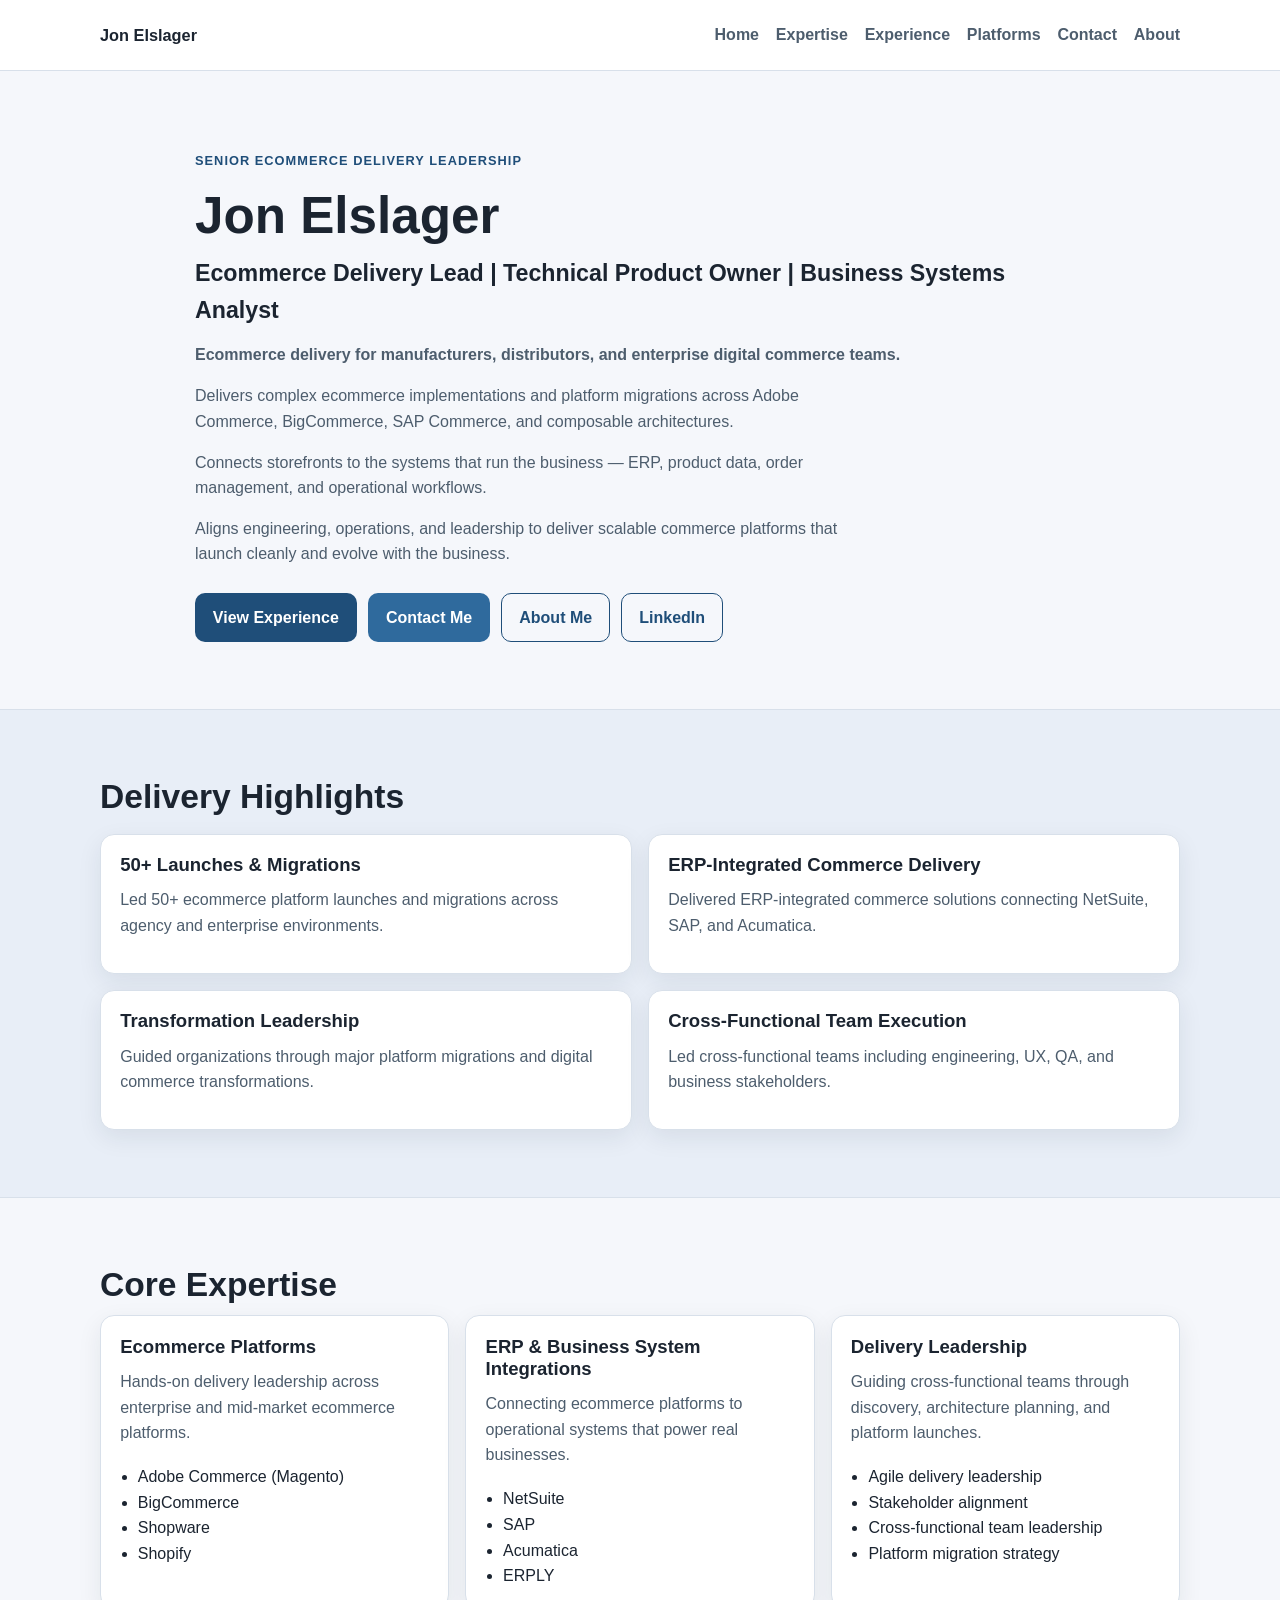
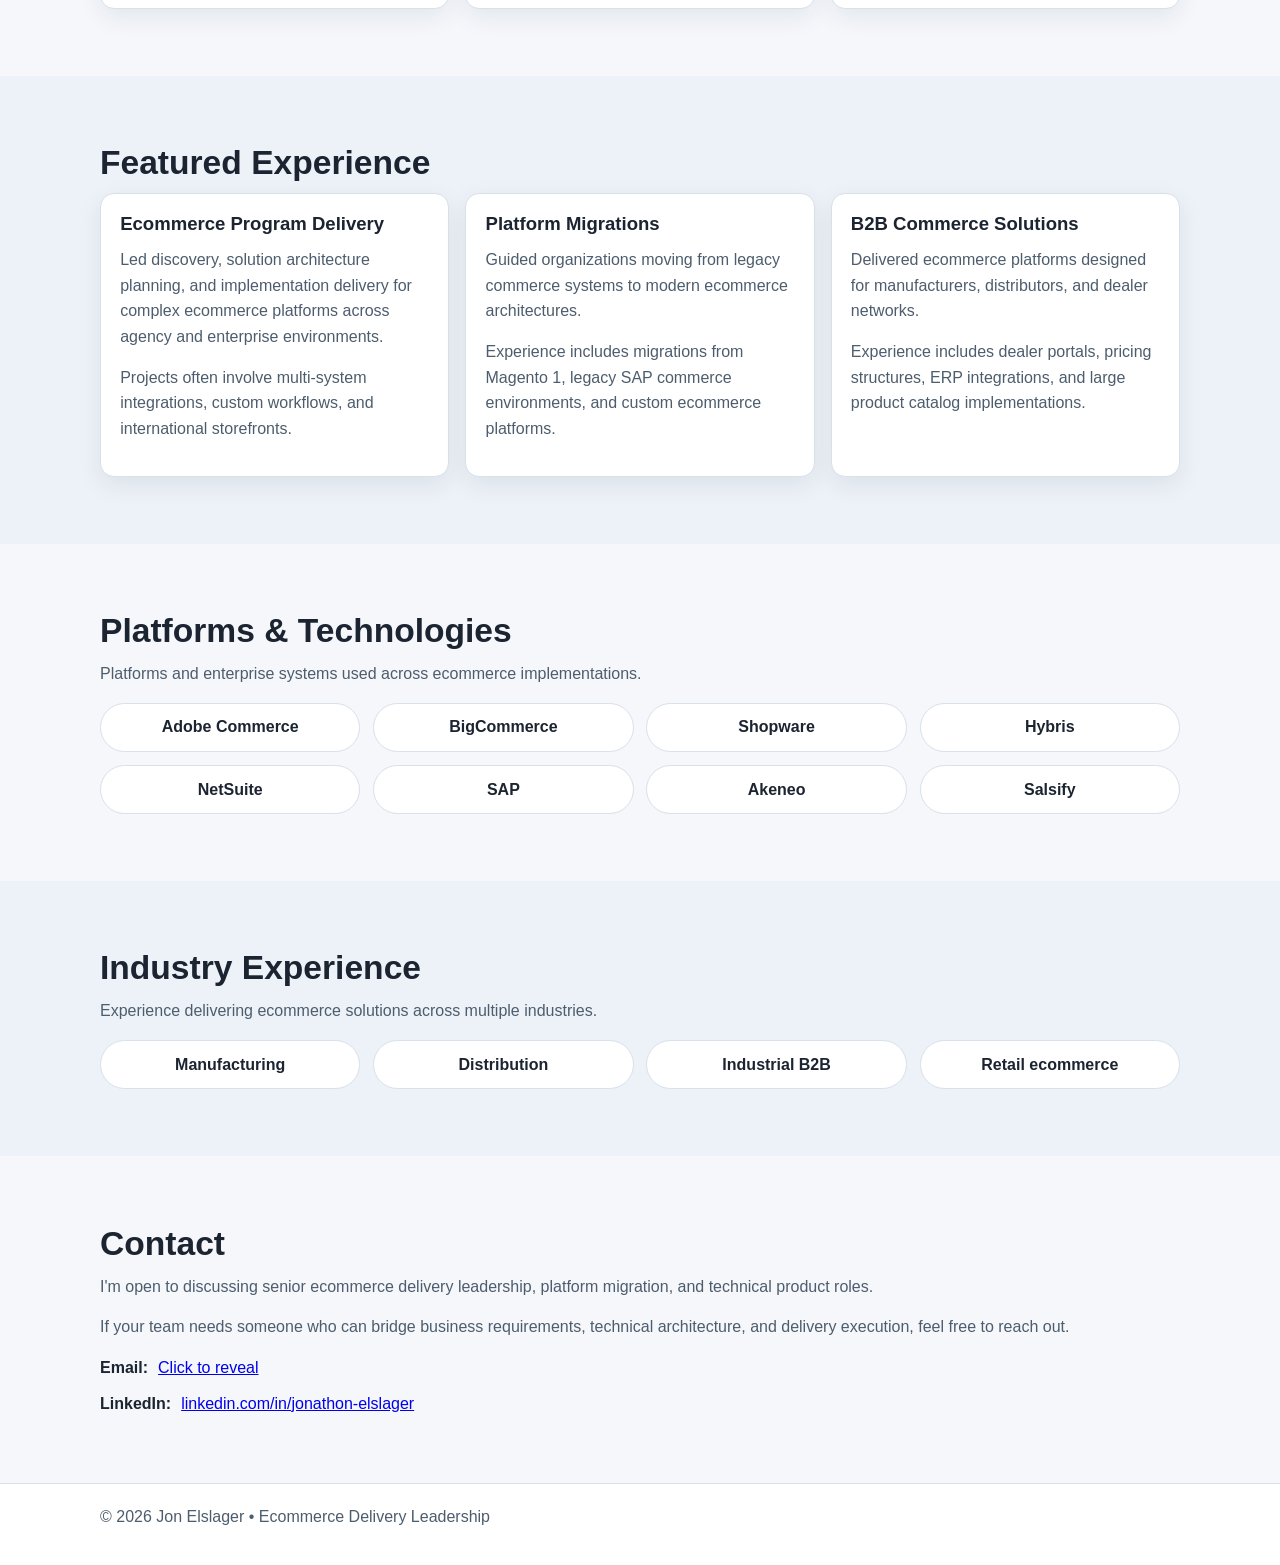
<file: index.html>
<!DOCTYPE html>
<html lang="en">
  <head>
    <meta charset="UTF-8" />
    <meta name="viewport" content="width=device-width, initial-scale=1.0" />
    <meta
      name="description"
      content="Jon Elslager - Senior Ecommerce Delivery Leader for platform implementations, migrations, ERP integrations, and B2B commerce."
    />
    <title>Jon Elslager | Ecommerce Delivery Leadership</title>
    <link rel="stylesheet" href="css/styles.css" />
    <link rel="icon" type="image/svg+xml" href="images/favicon.svg" />
  </head>
  <body>
    <!-- Site header and primary navigation -->
    <header class="site-header" id="home">
      <nav class="container nav" aria-label="Primary navigation">
        <a class="brand" href="index.html" aria-label="Jon Elslager home">Jon Elslager</a>
        <button
          class="nav-toggle"
          type="button"
          aria-label="Toggle navigation"
          aria-expanded="false"
        >
          ☰
        </button>
        <ul class="nav-links">
          <li><a href="#home">Home</a></li>
          <li><a href="#expertise">Expertise</a></li>
          <li><a href="#experience">Experience</a></li>
          <li><a href="#platforms">Platforms</a></li>
          <li><a href="#contact">Contact</a></li>
          <li><a href="about.html">About</a></li>
        </ul>
      </nav>
    </header>

    <main>
      <!-- Hero section: recruiter-first positioning and immediate proof -->
      <section class="hero section" aria-labelledby="hero-title">
        <div class="container hero-content">
          <p class="eyebrow">Senior Ecommerce Delivery Leadership</p>
          <h1 id="hero-title">Jon Elslager</h1>
          <p class="hero-subtitle">
            Ecommerce Delivery Lead | Technical Product Owner | Business Systems Analyst
          </p>
          <p class="hero-support">
            Ecommerce delivery for manufacturers, distributors, and enterprise digital commerce
            teams.
          </p>
          <div class="hero-copy">
            <p>Delivers complex ecommerce implementations and platform migrations across Adobe Commerce, BigCommerce, SAP Commerce, and composable architectures.</p>
            <p>Connects storefronts to the systems that run the business — ERP, product data, order management, and operational workflows.</p>
            <p>Aligns engineering, operations, and leadership to deliver scalable commerce platforms that launch cleanly and evolve with the business.</p>
          </div>
          <div class="hero-actions">
            <a class="btn btn-primary" href="#experience">View Experience</a>
            <a class="btn btn-secondary" href="#contact">Contact Me</a>
            <a class="btn btn-outline" href="about.html">About Me</a>
            <a
              class="btn btn-outline"
              href="https://www.linkedin.com/in/jonathon-elslager/"
              target="_blank"
              rel="noopener noreferrer"
              >LinkedIn</a
            >
          </div>
        </div>
      </section>

      <!-- Proof section: concise recruiter-facing delivery outcomes -->
      <section class="section highlights" id="highlights" aria-labelledby="highlights-title">
        <div class="container">
          <h2 id="highlights-title">Delivery Highlights</h2>
          <div class="grid highlights-grid">
            <article class="card highlight-card">
              <h3>50+ Launches & Migrations</h3>
              <p>
                Led 50+ ecommerce platform launches and migrations across agency and enterprise
                environments.
              </p>
            </article>
            <article class="card highlight-card">
              <h3>ERP-Integrated Commerce Delivery</h3>
              <p>
                Delivered ERP-integrated commerce solutions connecting NetSuite, SAP, and
                Acumatica.
              </p>
            </article>
            <article class="card highlight-card">
              <h3>Transformation Leadership</h3>
              <p>
                Guided organizations through major platform migrations and digital commerce
                transformations.
              </p>
            </article>
            <article class="card highlight-card">
              <h3>Cross-Functional Team Execution</h3>
              <p>
                Led cross-functional teams including engineering, UX, QA, and business
                stakeholders.
              </p>
            </article>
          </div>
        </div>
      </section>

      <!-- Core expertise section: grouped capabilities in card layout -->
      <section class="section" id="expertise" aria-labelledby="expertise-title">
        <div class="container">
          <h2 id="expertise-title">Core Expertise</h2>
          <div class="grid expertise-grid">
            <article class="card capability-card">
              <h3>Ecommerce Platforms</h3>
              <p>
                Hands-on delivery leadership across enterprise and mid-market ecommerce platforms.
              </p>
              <ul>
                <li>Adobe Commerce (Magento)</li>
                <li>BigCommerce</li>
                <li>Shopware</li>
                <li>Shopify</li>
              </ul>
            </article>
            <article class="card capability-card">
              <h3>ERP &amp; Business System Integrations</h3>
              <p>
                Connecting ecommerce platforms to operational systems that power real businesses.
              </p>
              <ul>
                <li>NetSuite</li>
                <li>SAP</li>
                <li>Acumatica</li>
                <li>ERPLY</li>
              </ul>
            </article>
            <article class="card capability-card">
              <h3>Delivery Leadership</h3>
              <p>
                Guiding cross-functional teams through discovery, architecture planning, and
                platform launches.
              </p>
              <ul>
                <li>Agile delivery leadership</li>
                <li>Stakeholder alignment</li>
                <li>Cross-functional team leadership</li>
                <li>Platform migration strategy</li>
              </ul>
            </article>
          </div>
        </div>
      </section>

      <!-- Featured experience section: recruiter-facing capability summaries -->
      <section class="section section-alt" id="experience" aria-labelledby="experience-title">
        <div class="container">
          <h2 id="experience-title">Featured Experience</h2>
          <div class="grid experience-grid">
            <article class="card capability-card">
              <h3>Ecommerce Program Delivery</h3>
              <p>
                Led discovery, solution architecture planning, and implementation delivery for
                complex ecommerce platforms across agency and enterprise environments.
              </p>
              <p>
                Projects often involve multi-system integrations, custom workflows, and
                international storefronts.
              </p>
            </article>
            <article class="card capability-card">
              <h3>Platform Migrations</h3>
              <p>
                Guided organizations moving from legacy commerce systems to modern ecommerce
                architectures.
              </p>
              <p>
                Experience includes migrations from Magento 1, legacy SAP commerce environments,
                and custom ecommerce platforms.
              </p>
            </article>
            <article class="card capability-card">
              <h3>B2B Commerce Solutions</h3>
              <p>
                Delivered ecommerce platforms designed for manufacturers, distributors, and dealer
                networks.
              </p>
              <p>
                Experience includes dealer portals, pricing structures, ERP integrations, and large
                product catalog implementations.
              </p>
            </article>
          </div>
        </div>
      </section>

      <!-- Platform and systems footprint section -->
      <section class="section" id="platforms" aria-labelledby="platforms-title">
        <div class="container">
          <h2 id="platforms-title">Platforms &amp; Technologies</h2>
          <p class="section-intro">
            Platforms and enterprise systems used across ecommerce implementations.
          </p>
          <ul class="platform-grid" aria-label="Platforms and systems worked with">
            <li>Adobe Commerce</li>
            <li>BigCommerce</li>
            <li>Shopware</li>
            <li>Hybris</li>
            <li>NetSuite</li>
            <li>SAP</li>
            <li>Akeneo</li>
            <li>Salsify</li>
          </ul>
        </div>
      </section>

      <!-- Industry context section: helps recruiters map domain relevance -->
      <section class="section section-alt" id="industries" aria-labelledby="industries-title">
        <div class="container">
          <h2 id="industries-title">Industry Experience</h2>
          <p class="section-intro">
            Experience delivering ecommerce solutions across multiple industries.
          </p>
          <ul class="industry-grid" aria-label="Industry sectors">
            <li>Manufacturing</li>
            <li>Distribution</li>
            <li>Industrial B2B</li>
            <li>Retail ecommerce</li>
          </ul>
        </div>
      </section>

      <!-- Contact section: recruiter-friendly direct contact channels -->
      <section class="section" id="contact" aria-labelledby="contact-title">
        <div class="container contact">
          <h2 id="contact-title">Contact</h2>
          <p>
            I'm open to discussing senior ecommerce delivery leadership, platform migration, and
            technical product roles.
          </p>
          <p>
            If your team needs someone who can bridge business requirements, technical
            architecture, and delivery execution, feel free to reach out.
          </p>
          <ul class="contact-list">
            <li>
              <span>Email:</span>
              <a id="email-link" href="#" aria-label="Reveal email address">Click to reveal</a>
            </li>
            <li>
              <span>LinkedIn:</span>
              <a href="https://www.linkedin.com/in/jonathon-elslager/" target="_blank" rel="noopener noreferrer"
                >linkedin.com/in/jonathon-elslager</a
              >
            </li>
          </ul>
        </div>
      </section>
    </main>

    <!-- Footer: concise ownership and role positioning line -->
    <footer class="site-footer">
      <div class="container">
        <p>© 2026 Jon Elslager • Ecommerce Delivery Leadership</p>
      </div>
    </footer>

    <script src="js/main.js"></script>
  </body>
</html>
</file>
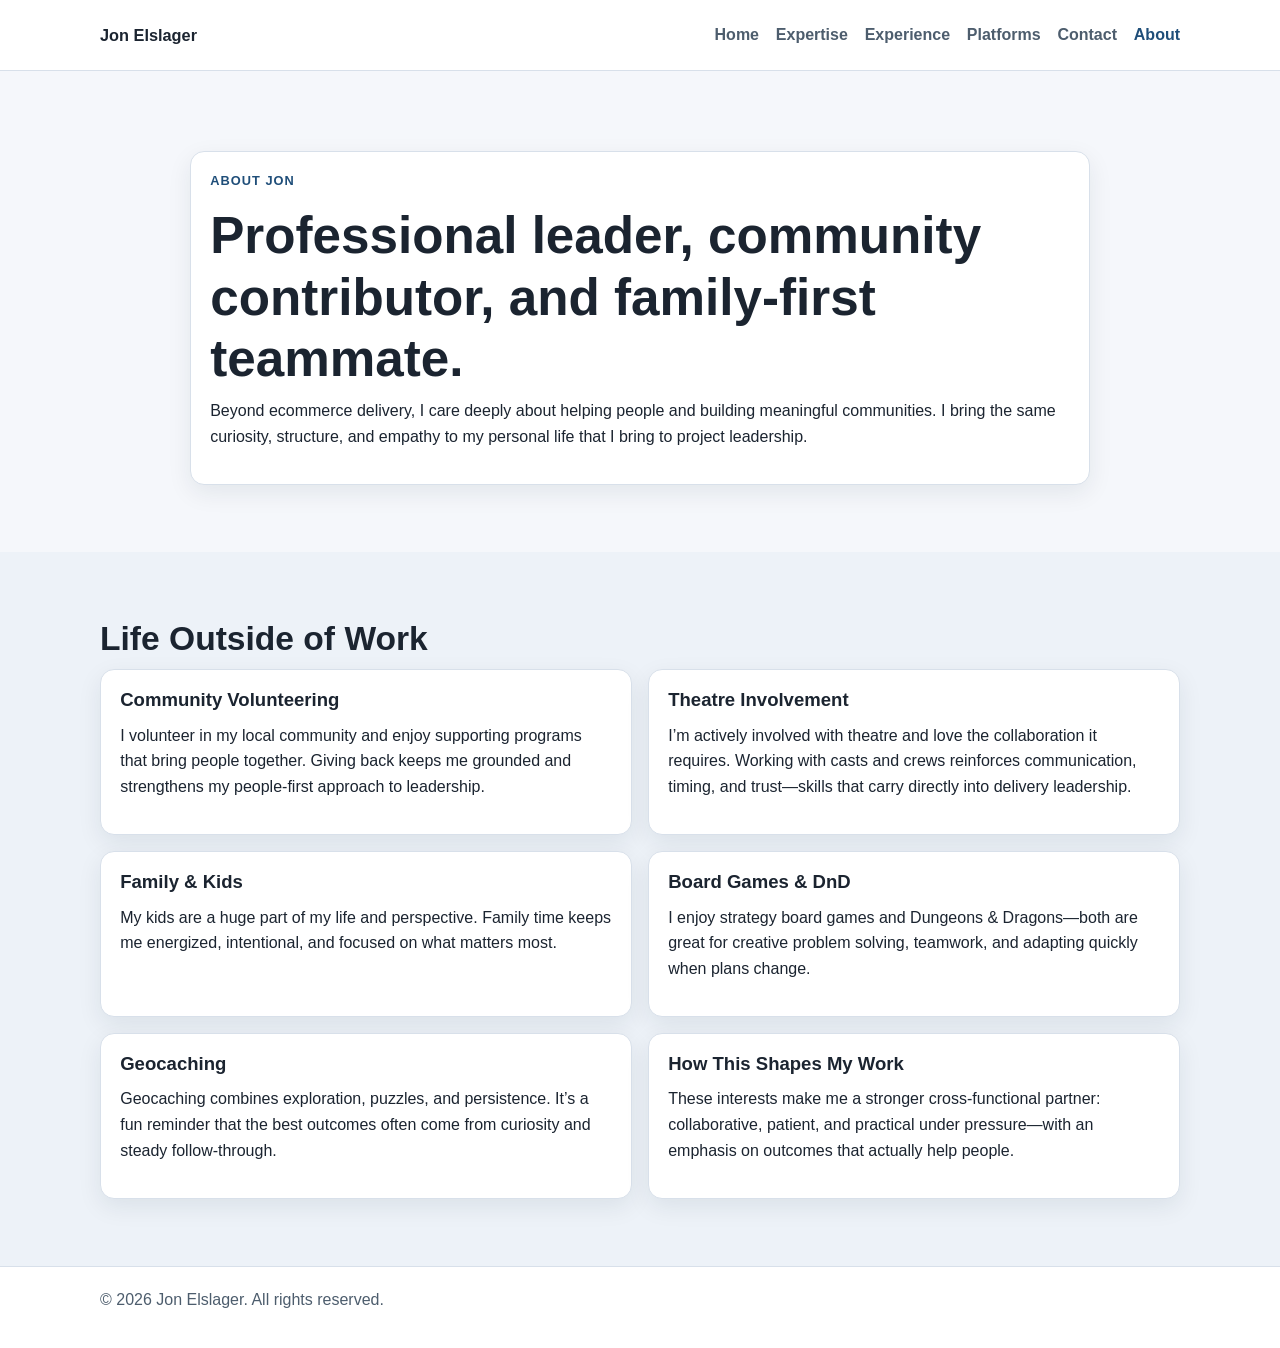
<file: about.html>
<!DOCTYPE html>
<html lang="en">
  <head>
    <meta charset="UTF-8" />
    <meta name="viewport" content="width=device-width, initial-scale=1.0" />
    <meta
      name="description"
      content="About Jon Elslager: ecommerce delivery leader, community volunteer, theatre supporter, and family-focused collaborator."
    />
    <title>About Jon Elslager</title>
    <link rel="stylesheet" href="css/styles.css" />
    <link rel="icon" type="image/svg+xml" href="images/favicon.svg" />
  </head>
  <body>
    <!-- Site header and navigation shared with the home page -->
    <header class="site-header" id="top">
      <nav class="container nav" aria-label="Primary navigation">
        <a class="brand" href="index.html" aria-label="Jon Elslager home">Jon Elslager</a>
        <button
          class="nav-toggle"
          type="button"
          aria-label="Toggle navigation"
          aria-expanded="false"
        >
          ☰
        </button>
        <ul class="nav-links">
          <li><a href="index.html#home">Home</a></li>
          <li><a href="index.html#expertise">Expertise</a></li>
          <li><a href="index.html#experience">Experience</a></li>
          <li><a href="index.html#platforms">Platforms</a></li>
          <li><a href="index.html#contact">Contact</a></li>
          <li><a class="is-active" href="about.html" aria-current="page">About</a></li>
        </ul>
      </nav>
    </header>

    <main>
      <!-- About page hero: broad personal introduction beyond work roles -->
      <section class="section about-hero" aria-labelledby="about-title">
        <div class="container about-intro card">
          <p class="eyebrow">About Jon</p>
          <h1 id="about-title">Professional leader, community contributor, and family-first teammate.</h1>
          <p>
            Beyond ecommerce delivery, I care deeply about helping people and building meaningful
            communities. I bring the same curiosity, structure, and empathy to my personal life
            that I bring to project leadership.
          </p>
        </div>
      </section>

      <!-- Personal details: life outside of work for recruiter/hiring manager context -->
      <section class="section section-alt" aria-labelledby="life-title">
        <div class="container">
          <h2 id="life-title">Life Outside of Work</h2>
          <div class="grid about-grid">
            <article class="card">
              <h3>Community Volunteering</h3>
              <p>
                I volunteer in my local community and enjoy supporting programs that bring people
                together. Giving back keeps me grounded and strengthens my people-first approach to
                leadership.
              </p>
            </article>
            <article class="card">
              <h3>Theatre Involvement</h3>
              <p>
                I’m actively involved with theatre and love the collaboration it requires. Working
                with casts and crews reinforces communication, timing, and trust—skills that carry
                directly into delivery leadership.
              </p>
            </article>
            <article class="card">
              <h3>Family & Kids</h3>
              <p>
                My kids are a huge part of my life and perspective. Family time keeps me energized,
                intentional, and focused on what matters most.
              </p>
            </article>
            <article class="card">
              <h3>Board Games & DnD</h3>
              <p>
                I enjoy strategy board games and Dungeons & Dragons—both are great for creative
                problem solving, teamwork, and adapting quickly when plans change.
              </p>
            </article>
            <article class="card">
              <h3>Geocaching</h3>
              <p>
                Geocaching combines exploration, puzzles, and persistence. It’s a fun reminder that
                the best outcomes often come from curiosity and steady follow-through.
              </p>
            </article>
            <article class="card">
              <h3>How This Shapes My Work</h3>
              <p>
                These interests make me a stronger cross-functional partner: collaborative, patient,
                and practical under pressure—with an emphasis on outcomes that actually help people.
              </p>
            </article>
          </div>
        </div>
      </section>
    </main>

    <!-- Footer -->
    <footer class="site-footer">
      <div class="container">
        <p>&copy; <span id="current-year"></span> Jon Elslager. All rights reserved.</p>
      </div>
    </footer>

    <script src="js/main.js"></script>
  </body>
</html>
</file>
<file: css/styles.css>
/* Base styles and design tokens */
:root {
  --bg: #f5f7fb;
  --surface: #ffffff;
  --surface-alt: #edf2f8;
  --text: #1b2430;
  --muted: #4d5d6d;
  --primary: #1f4e79;
  --primary-dark: #173a5a;
  --accent: #2f6a9d;
  --border: #d8e0ea;
  --highlight-bg: #e8eef7;
  --shadow: 0 8px 24px rgba(14, 32, 52, 0.08);
  --radius: 14px;
  --container: 1080px;
}

* {
  box-sizing: border-box;
}

html {
  scroll-behavior: smooth;
}

body {
  margin: 0;
  font-family: "Segoe UI", "Inter", "Helvetica Neue", Arial, sans-serif;
  line-height: 1.6;
  color: var(--text);
  background: var(--bg);
}

.container {
  width: min(92%, var(--container));
  margin: 0 auto;
}

.section {
  padding: 4.2rem 0;
}

.section-alt {
  background: var(--surface-alt);
}

h1,
h2,
h3 {
  margin-top: 0;
  line-height: 1.2;
}

h1 {
  font-size: clamp(2rem, 5vw, 3.2rem);
  margin-bottom: 0.55rem;
}

h2 {
  font-size: clamp(1.55rem, 3.2vw, 2.1rem);
  margin-bottom: 0.6rem;
}

h3 {
  font-size: 1.16rem;
  margin-bottom: 0.7rem;
}

p {
  margin: 0 0 0.95rem;
}

/* Header and nav styles */
.site-header {
  position: sticky;
  top: 0;
  z-index: 100;
  background: rgba(255, 255, 255, 0.96);
  border-bottom: 1px solid var(--border);
  backdrop-filter: blur(6px);
}

.nav {
  min-height: 70px;
  display: flex;
  align-items: center;
  justify-content: space-between;
  gap: 1rem;
}

.brand {
  text-decoration: none;
  font-weight: 700;
  color: var(--text);
  white-space: nowrap;
  font-size: 1.02rem;
}

.nav-links {
  display: flex;
  list-style: none;
  padding: 0;
  margin: 0;
  gap: 1.05rem;
}

.nav-links a {
  text-decoration: none;
  color: var(--muted);
  font-weight: 600;
}

.nav-links a:hover,
.nav-links a:focus-visible,
.brand:hover,
.brand:focus-visible {
  color: var(--primary);
}

.nav-toggle {
  display: none;
  border: 1px solid var(--border);
  background: var(--surface);
  color: var(--text);
  border-radius: 8px;
  padding: 0.35rem 0.6rem;
  font-size: 1.1rem;
}

/* Hero styles */
.hero {
  padding-top: 5rem;
}

.hero-content {
  max-width: 890px;
}

.eyebrow {
  margin: 0 0 0.85rem;
  color: var(--primary);
  font-weight: 700;
  text-transform: uppercase;
  letter-spacing: 0.08em;
  font-size: 0.8rem;
}

.hero-subtitle {
  font-size: clamp(1.1rem, 2.2vw, 1.45rem);
  color: var(--text);
  font-weight: 600;
  margin-bottom: 0.75rem;
}

.hero-support {
  color: var(--muted);
  font-weight: 600;
  margin-bottom: 1rem;
}

.hero-copy {
  max-width: 74ch;
  color: var(--muted);
}

.hero-copy p:last-child {
  margin-bottom: 0;
}

.hero-actions {
  margin-top: 1.6rem;
  display: flex;
  flex-wrap: wrap;
  gap: 0.72rem;
}

/* Buttons */
.btn {
  display: inline-block;
  border-radius: 10px;
  padding: 0.68rem 1.05rem;
  text-decoration: none;
  font-weight: 700;
  border: 1px solid transparent;
  transition: transform 0.15s ease, box-shadow 0.15s ease, background-color 0.15s ease;
}

.btn:hover,
.btn:focus-visible {
  transform: translateY(-1px);
  box-shadow: 0 5px 14px rgba(10, 25, 45, 0.15);
}

.btn-primary {
  background: var(--primary);
  color: #fff;
}

.btn-secondary {
  background: var(--accent);
  color: #fff;
}

.btn-outline {
  border-color: var(--primary);
  color: var(--primary);
  background: transparent;
}

/* Grids and cards */
.grid {
  display: grid;
  gap: 1rem;
}

.card {
  background: var(--surface);
  border: 1px solid var(--border);
  border-radius: var(--radius);
  padding: 1.2rem;
  box-shadow: var(--shadow);
}

.capability-card,
.highlight-card {
  display: flex;
  flex-direction: column;
  height: 100%;
}

.capability-card p,
.highlight-card p {
  color: var(--muted);
}

.capability-card ul {
  margin: 0.2rem 0 0;
  padding-left: 1.1rem;
}

.highlights {
  background: var(--highlight-bg);
  border-top: 1px solid var(--border);
  border-bottom: 1px solid var(--border);
}

.highlights-grid {
  grid-template-columns: repeat(2, minmax(0, 1fr));
}

.highlights h2 {
  margin-bottom: 1rem;
}

.expertise-grid,
.experience-grid {
  grid-template-columns: repeat(3, minmax(0, 1fr));
}

.section-intro {
  color: var(--muted);
  margin-bottom: 1rem;
}

.platform-grid,
.industry-grid {
  margin: 0;
  padding: 0;
  list-style: none;
  display: grid;
  gap: 0.8rem;
}

.platform-grid {
  grid-template-columns: repeat(4, minmax(0, 1fr));
}

.industry-grid {
  grid-template-columns: repeat(4, minmax(0, 1fr));
}

.platform-grid li,
.industry-grid li {
  background: var(--surface);
  border: 1px solid var(--border);
  border-radius: 999px;
  text-align: center;
  padding: 0.68rem 0.75rem;
  font-weight: 600;
}

/* Contact and footer */
.contact p {
  color: var(--muted);
}

.contact-list {
  list-style: none;
  margin: 0;
  padding: 0;
  display: grid;
  gap: 0.62rem;
}

.contact-list span {
  font-weight: 700;
  margin-right: 0.35rem;
}

.site-footer {
  border-top: 1px solid var(--border);
  padding: 1.25rem 0;
  background: var(--surface);
  color: var(--muted);
}

/* Responsive behavior */
@media (max-width: 980px) {
  .expertise-grid,
  .experience-grid,
  .platform-grid {
    grid-template-columns: repeat(2, minmax(0, 1fr));
  }

  .industry-grid,
  .highlights-grid {
    grid-template-columns: repeat(2, minmax(0, 1fr));
  }
}

@media (max-width: 700px) {
  .section {
    padding: 3.45rem 0;
  }

  .nav-toggle {
    display: inline-block;
  }

  .nav-links {
    position: absolute;
    right: 4%;
    top: 70px;
    width: min(250px, 90vw);
    padding: 0.9rem;
    background: var(--surface);
    border: 1px solid var(--border);
    border-radius: 12px;
    box-shadow: var(--shadow);
    display: none;
    flex-direction: column;
    gap: 0.55rem;
  }

  .nav-links.open {
    display: flex;
  }

  .hero {
    padding-top: 4.1rem;
  }

  .highlights-grid,
  .expertise-grid,
  .experience-grid,
  .platform-grid,
  .industry-grid {
    grid-template-columns: 1fr;
  }
}

/* About page styles */
.about-hero {
  padding-top: 5rem;
}

.about-intro {
  max-width: 900px;
}

.about-grid {
  grid-template-columns: repeat(2, minmax(0, 1fr));
}

.is-active {
  color: var(--primary) !important;
}

@media (max-width: 700px) {
  .about-grid {
    grid-template-columns: 1fr;
  }
}
</file>
